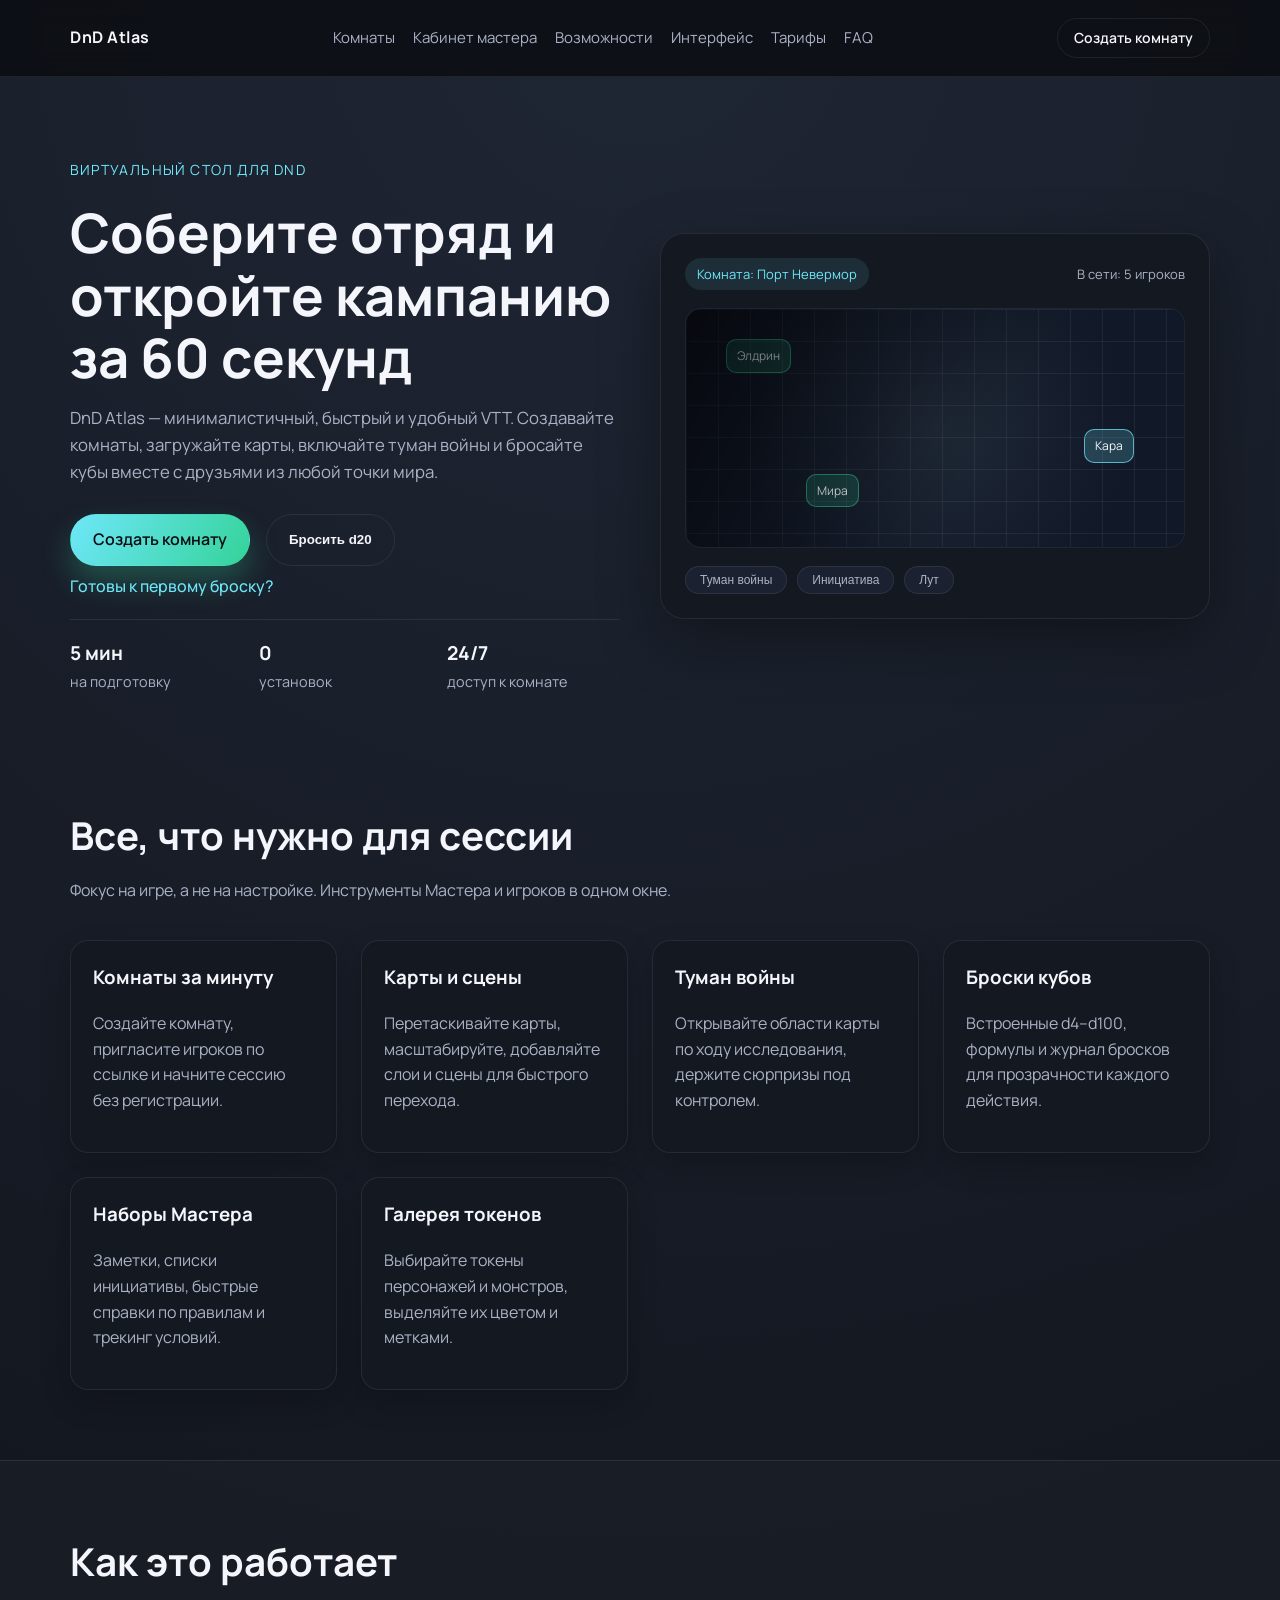
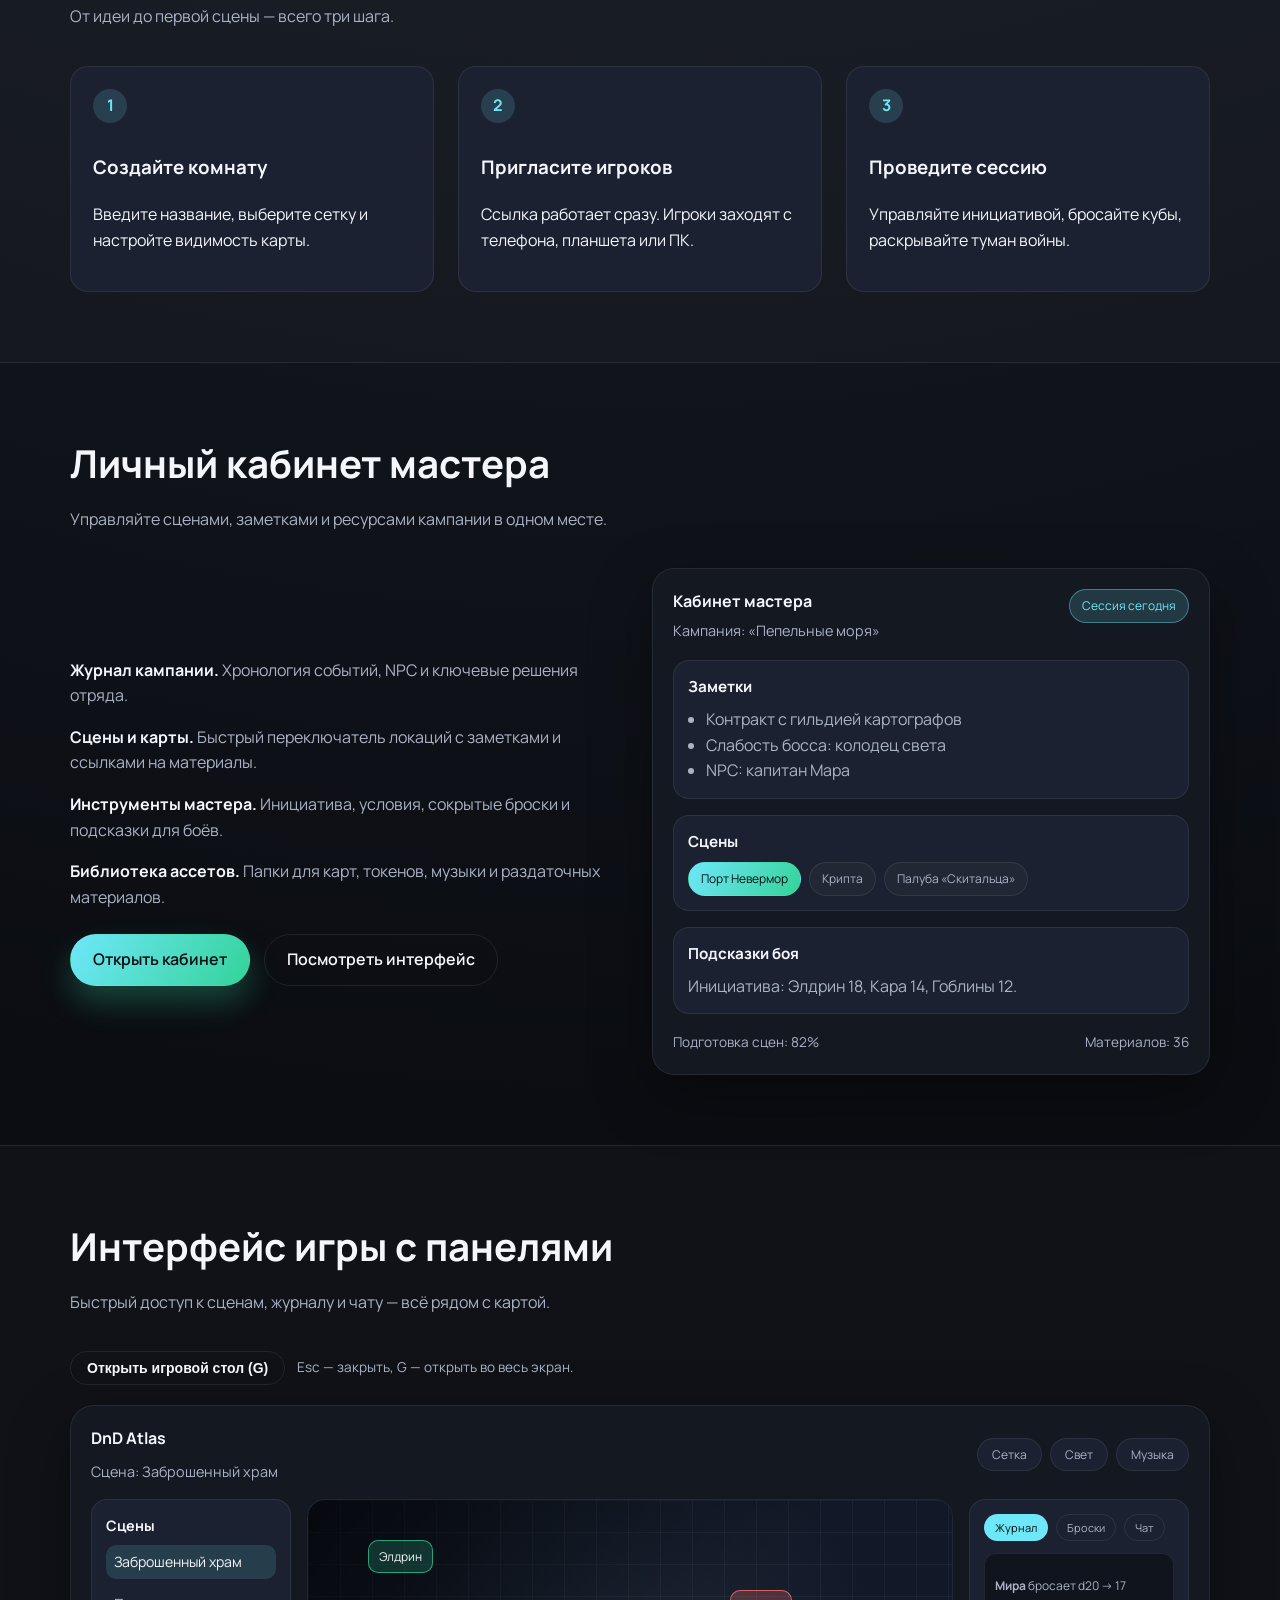
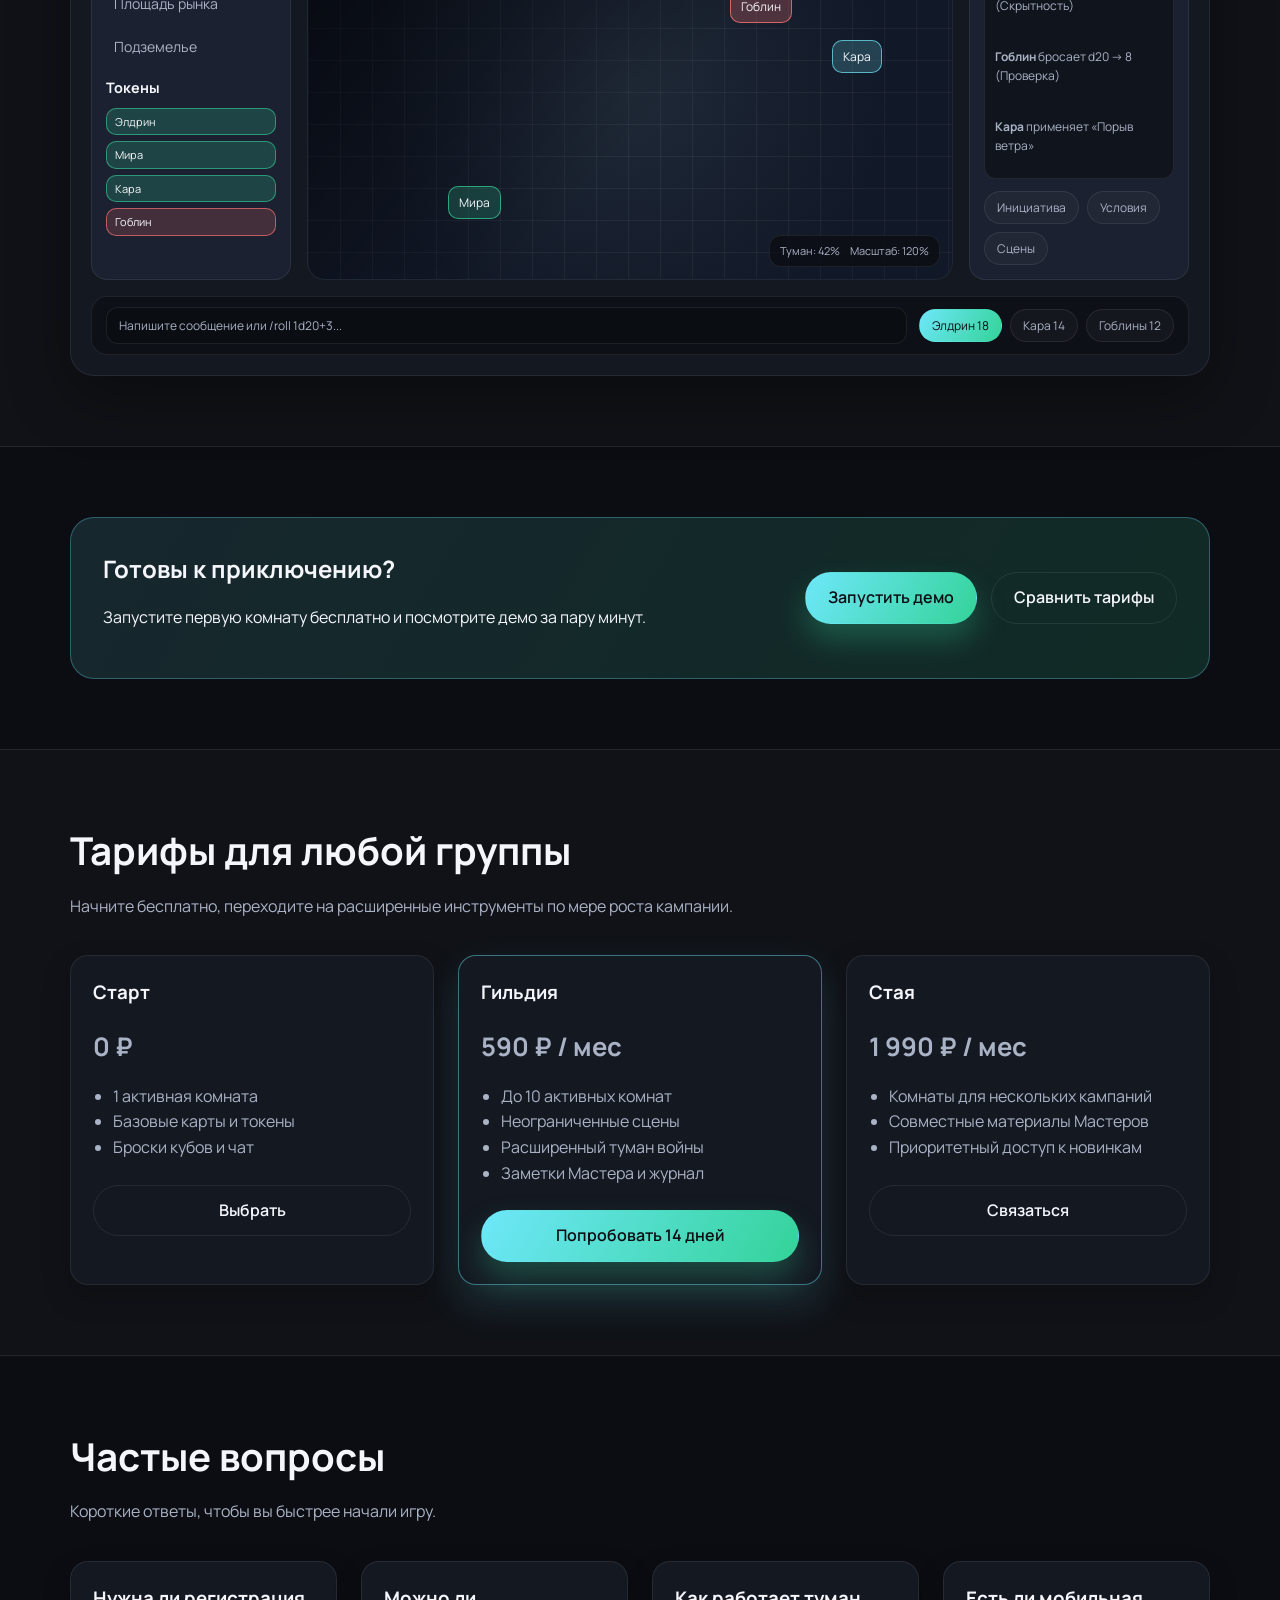
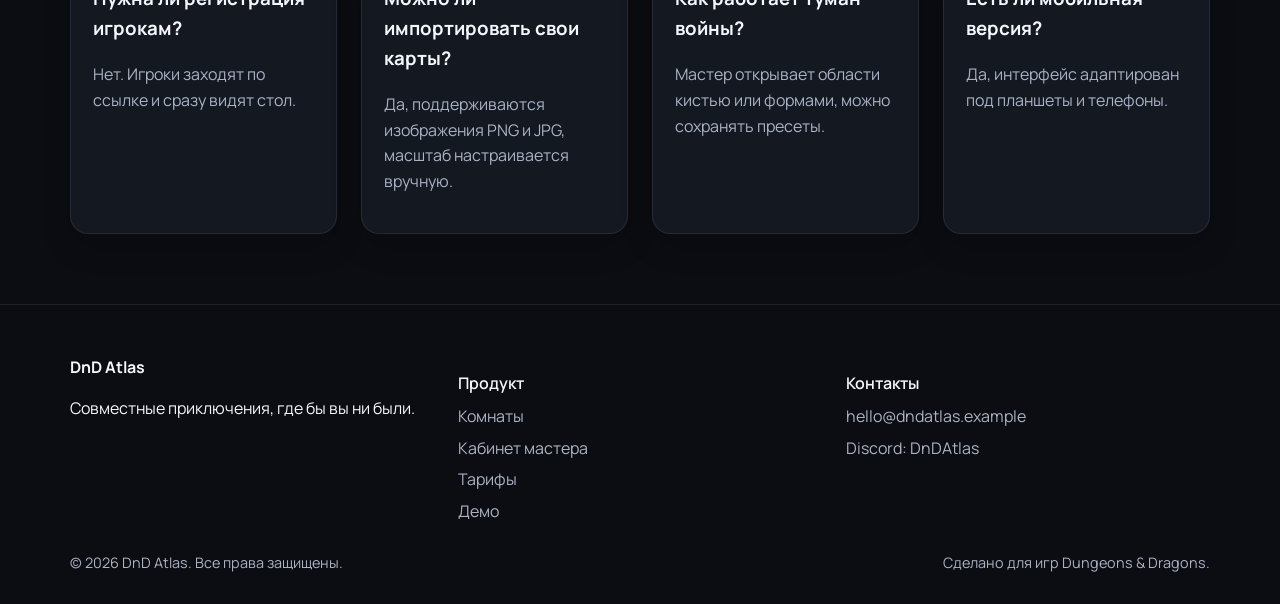
<file: index.html>
<!doctype html>
<html lang="ru">
  <head>
    <meta charset="UTF-8" />
    <meta name="viewport" content="width=device-width, initial-scale=1" />
    <title>DnD Atlas — виртуальный стол для игры</title>
    <meta
      name="description"
      content="DnD Atlas — сайт для совместной игры в Dungeons & Dragons онлайн: комнаты, карты, туман войны и броски кубов."
    />
    <link rel="preconnect" href="https://fonts.googleapis.com" />
    <link rel="preconnect" href="https://fonts.gstatic.com" crossorigin />
    <link
      href="https://fonts.googleapis.com/css2?family=Manrope:wght@300;400;500;600;700&display=swap"
      rel="stylesheet"
    />
    <link rel="stylesheet" href="styles.css" />
  </head>
  <body>
    <header class="site-header">
      <div class="container header-inner">
        <a class="logo" href="#">DnD Atlas</a>
        <nav class="nav">
          <a href="rooms.html">Комнаты</a>
          <a href="master.html">Кабинет мастера</a>
          <a href="#features">Возможности</a>
          <a href="#interface">Интерфейс</a>
          <a href="#pricing">Тарифы</a>
          <a href="#faq">FAQ</a>
        </nav>
        <a class="btn small ghost" href="#start">Создать комнату</a>
      </div>
    </header>

    <main>
      <section class="hero">
        <div class="container hero-grid">
          <div class="hero-content">
            <span class="eyebrow">Виртуальный стол для DnD</span>
            <h1>Соберите отряд и откройте кампанию за 60 секунд</h1>
            <p class="lead">
              DnD Atlas — минималистичный, быстрый и удобный VTT. Создавайте комнаты,
              загружайте карты, включайте туман войны и бросайте кубы вместе с
              друзьями из любой точки мира.
            </p>
            <div class="cta">
              <a class="btn primary" href="#start">Создать комнату</a>
              <button class="btn ghost" id="roll-d20" type="button">Бросить d20</button>
            </div>
            <p class="dice-result" id="dice-result" aria-live="polite">
              Готовы к первому броску?
            </p>
            <div class="stats">
              <div>
                <strong>5 мин</strong>
                <span>на подготовку</span>
              </div>
              <div>
                <strong>0</strong>
                <span>установок</span>
              </div>
              <div>
                <strong>24/7</strong>
                <span>доступ к комнате</span>
              </div>
            </div>
          </div>

          <div class="hero-card" aria-hidden="true">
            <div class="table-ui">
              <div class="table-top">
                <span class="tag">Комната: Порт Невермор</span>
                <span class="status">В сети: 5 игроков</span>
              </div>
              <div class="map-preview">
                <div class="map-grid"></div>
                <div class="token token-a">Элдрин</div>
                <div class="token token-b">Мира</div>
                <div class="token token-c">Кара</div>
                <div class="fog"></div>
              </div>
              <div class="table-actions">
                <button class="pill" type="button">Туман войны</button>
                <button class="pill" type="button">Инициатива</button>
                <button class="pill" type="button">Лут</button>
              </div>
            </div>
          </div>
        </div>
      </section>

      <section id="features" class="section">
        <div class="container">
          <div class="section-head">
            <h2>Все, что нужно для сессии</h2>
            <p>Фокус на игре, а не на настройке. Инструменты Мастера и игроков в одном окне.</p>
          </div>
          <div class="grid features">
            <article class="card">
              <h3>Комнаты за минуту</h3>
              <p>Создайте комнату, пригласите игроков по ссылке и начните сессию без регистрации.</p>
            </article>
            <article class="card">
              <h3>Карты и сцены</h3>
              <p>Перетаскивайте карты, масштабируйте, добавляйте слои и сцены для быстрого перехода.</p>
            </article>
            <article class="card">
              <h3>Туман войны</h3>
              <p>Открывайте области карты по ходу исследования, держите сюрпризы под контролем.</p>
            </article>
            <article class="card">
              <h3>Броски кубов</h3>
              <p>Встроенные d4–d100, формулы и журнал бросков для прозрачности каждого действия.</p>
            </article>
            <article class="card">
              <h3>Наборы Мастера</h3>
              <p>Заметки, списки инициативы, быстрые справки по правилам и трекинг условий.</p>
            </article>
            <article class="card">
              <h3>Галерея токенов</h3>
              <p>Выбирайте токены персонажей и монстров, выделяйте их цветом и метками.</p>
            </article>
          </div>
        </div>
      </section>

      <section id="workflow" class="section alt">
        <div class="container">
          <div class="section-head">
            <h2>Как это работает</h2>
            <p>От идеи до первой сцены — всего три шага.</p>
          </div>
          <div class="grid steps">
            <div class="step">
              <span class="step-index">1</span>
              <h3>Создайте комнату</h3>
              <p>Введите название, выберите сетку и настройте видимость карты.</p>
            </div>
            <div class="step">
              <span class="step-index">2</span>
              <h3>Пригласите игроков</h3>
              <p>Ссылка работает сразу. Игроки заходят с телефона, планшета или ПК.</p>
            </div>
            <div class="step">
              <span class="step-index">3</span>
              <h3>Проведите сессию</h3>
              <p>Управляйте инициативой, бросайте кубы, раскрывайте туман войны.</p>
            </div>
          </div>
        </div>
      </section>

      <section id="master" class="section">
        <div class="container">
          <div class="section-head">
            <h2>Личный кабинет мастера</h2>
            <p>Управляйте сценами, заметками и ресурсами кампании в одном месте.</p>
          </div>
          <div class="master-grid">
            <div class="master-content">
              <ul class="master-list">
                <li>
                  <strong>Журнал кампании.</strong>
                  Хронология событий, NPC и ключевые решения отряда.
                </li>
                <li>
                  <strong>Сцены и карты.</strong>
                  Быстрый переключатель локаций с заметками и ссылками на материалы.
                </li>
                <li>
                  <strong>Инструменты мастера.</strong>
                  Инициатива, условия, сокрытые броски и подсказки для боёв.
                </li>
                <li>
                  <strong>Библиотека ассетов.</strong>
                  Папки для карт, токенов, музыки и раздаточных материалов.
                </li>
              </ul>
              <div class="cta-group">
                <a class="btn primary" href="master.html">Открыть кабинет</a>
                <a class="btn ghost" href="#interface">Посмотреть интерфейс</a>
              </div>
            </div>
            <div class="master-panel" aria-hidden="true">
              <div class="master-panel-header">
                <div>
                  <span class="panel-title">Кабинет мастера</span>
                  <p class="panel-subtitle">Кампания: «Пепельные моря»</p>
                </div>
                <span class="panel-badge">Сессия сегодня</span>
              </div>
              <div class="master-panel-body">
                <div class="master-widget">
                  <h4>Заметки</h4>
                  <ul>
                    <li>Контракт с гильдией картографов</li>
                    <li>Слабость босса: колодец света</li>
                    <li>NPC: капитан Мара</li>
                  </ul>
                </div>
                <div class="master-widget">
                  <h4>Сцены</h4>
                  <div class="chip-row">
                    <span class="chip active">Порт Невермор</span>
                    <span class="chip">Крипта</span>
                    <span class="chip">Палуба «Скитальца»</span>
                  </div>
                </div>
                <div class="master-widget">
                  <h4>Подсказки боя</h4>
                  <p>Инициатива: Элдрин 18, Кара 14, Гоблины 12.</p>
                </div>
              </div>
              <div class="master-panel-footer">
                <span>Подготовка сцен: 82%</span>
                <span>Материалов: 36</span>
              </div>
            </div>
          </div>
        </div>
      </section>

      <section id="interface" class="section alt">
        <div class="container">
          <div class="section-head">
            <h2>Интерфейс игры с панелями</h2>
            <p>Быстрый доступ к сценам, журналу и чату — всё рядом с картой.</p>
          </div>
          <div class="section-actions">
            <button class="btn ghost small" type="button" data-open-table>
              Открыть игровой стол (G)
            </button>
            <span class="hint">Esc — закрыть, G — открыть во весь экран.</span>
          </div>
          <div class="interface-mock" aria-hidden="true">
            <div class="interface-top">
              <div class="interface-brand">
                <span class="panel-title">DnD Atlas</span>
                <span class="panel-subtitle">Сцена: Заброшенный храм</span>
              </div>
              <div class="interface-actions">
                <span class="pill">Сетка</span>
                <span class="pill">Свет</span>
                <span class="pill">Музыка</span>
              </div>
            </div>
            <div class="interface-body">
              <aside class="side-panel">
                <div class="panel-section">
                  <h4>Сцены</h4>
                  <ul class="panel-list">
                    <li class="active">Заброшенный храм</li>
                    <li>Площадь рынка</li>
                    <li>Подземелье</li>
                  </ul>
                </div>
                <div class="panel-section">
                  <h4>Токены</h4>
                  <div class="token-stack">
                    <span class="token-mini">Элдрин</span>
                    <span class="token-mini">Мира</span>
                    <span class="token-mini">Кара</span>
                    <span class="token-mini enemy">Гоблин</span>
                  </div>
                </div>
              </aside>
              <div class="interface-map">
                <div class="map-grid"></div>
                <div class="map-token map-token-a">Элдрин</div>
                <div class="map-token map-token-b">Мира</div>
                <div class="map-token map-token-c">Кара</div>
                <div class="map-token map-token-d enemy">Гоблин</div>
                <div class="map-highlight"></div>
                <div class="map-legend">
                  <span>Туман: 42%</span>
                  <span>Масштаб: 120%</span>
                </div>
              </div>
              <aside class="side-panel right">
                <div class="tab-row">
                  <span class="tab active">Журнал</span>
                  <span class="tab">Броски</span>
                  <span class="tab">Чат</span>
                </div>
                <div class="log">
                  <p><strong>Мира</strong> бросает d20 → 17 (Скрытность)</p>
                  <p><strong>Гоблин</strong> бросает d20 → 8 (Проверка)</p>
                  <p><strong>Кара</strong> применяет «Порыв ветра»</p>
                </div>
                <div class="quick-actions">
                  <span class="chip">Инициатива</span>
                  <span class="chip">Условия</span>
                  <span class="chip">Сцены</span>
                </div>
              </aside>
            </div>
            <div class="interface-bottom">
              <div class="chat-input">Напишите сообщение или /roll 1d20+3...</div>
              <div class="initiative-track">
                <span class="chip active">Элдрин 18</span>
                <span class="chip">Кара 14</span>
                <span class="chip">Гоблины 12</span>
              </div>
            </div>
          </div>
        </div>
      </section>

      <section id="start" class="section">
        <div class="container">
          <div class="cta-banner">
            <div>
              <h2>Готовы к приключению?</h2>
              <p>Запустите первую комнату бесплатно и посмотрите демо за пару минут.</p>
            </div>
            <div class="cta-group">
              <a class="btn primary" href="#">Запустить демо</a>
              <a class="btn ghost" href="#pricing">Сравнить тарифы</a>
            </div>
          </div>
        </div>
      </section>

      <section id="pricing" class="section alt">
        <div class="container">
          <div class="section-head">
            <h2>Тарифы для любой группы</h2>
            <p>Начните бесплатно, переходите на расширенные инструменты по мере роста кампании.</p>
          </div>
          <div class="grid pricing">
            <article class="card">
              <h3>Старт</h3>
              <p class="price">0 ₽</p>
              <ul>
                <li>1 активная комната</li>
                <li>Базовые карты и токены</li>
                <li>Броски кубов и чат</li>
              </ul>
              <a class="btn ghost full" href="#">Выбрать</a>
            </article>
            <article class="card highlight">
              <h3>Гильдия</h3>
              <p class="price">590 ₽ / мес</p>
              <ul>
                <li>До 10 активных комнат</li>
                <li>Неограниченные сцены</li>
                <li>Расширенный туман войны</li>
                <li>Заметки Мастера и журнал</li>
              </ul>
              <a class="btn primary full" href="#">Попробовать 14 дней</a>
            </article>
            <article class="card">
              <h3>Стая</h3>
              <p class="price">1 990 ₽ / мес</p>
              <ul>
                <li>Комнаты для нескольких кампаний</li>
                <li>Совместные материалы Мастеров</li>
                <li>Приоритетный доступ к новинкам</li>
              </ul>
              <a class="btn ghost full" href="#">Связаться</a>
            </article>
          </div>
        </div>
      </section>

      <section id="faq" class="section">
        <div class="container">
          <div class="section-head">
            <h2>Частые вопросы</h2>
            <p>Короткие ответы, чтобы вы быстрее начали игру.</p>
          </div>
          <div class="grid faq">
            <article class="card">
              <h3>Нужна ли регистрация игрокам?</h3>
              <p>Нет. Игроки заходят по ссылке и сразу видят стол.</p>
            </article>
            <article class="card">
              <h3>Можно ли импортировать свои карты?</h3>
              <p>Да, поддерживаются изображения PNG и JPG, масштаб настраивается вручную.</p>
            </article>
            <article class="card">
              <h3>Как работает туман войны?</h3>
              <p>Мастер открывает области кистью или формами, можно сохранять пресеты.</p>
            </article>
            <article class="card">
              <h3>Есть ли мобильная версия?</h3>
              <p>Да, интерфейс адаптирован под планшеты и телефоны.</p>
            </article>
          </div>
        </div>
      </section>
    </main>

    <footer class="site-footer">
      <div class="container footer-grid">
        <div>
          <strong>DnD Atlas</strong>
          <p>Совместные приключения, где бы вы ни были.</p>
        </div>
        <div>
          <p class="footer-title">Продукт</p>
          <ul>
            <li><a href="rooms.html">Комнаты</a></li>
            <li><a href="master.html">Кабинет мастера</a></li>
            <li><a href="#pricing">Тарифы</a></li>
            <li><a href="#start">Демо</a></li>
          </ul>
        </div>
        <div>
          <p class="footer-title">Контакты</p>
          <ul>
            <li>hello@dndatlas.example</li>
            <li>Discord: DnDAtlas</li>
          </ul>
        </div>
      </div>
      <div class="container footer-bottom">
        <span>© 2026 DnD Atlas. Все права защищены.</span>
        <span>Сделано для игр Dungeons & Dragons.</span>
      </div>
    </footer>

    <div class="table-overlay" id="table-overlay" aria-hidden="true">
      <div class="table-overlay-content" role="dialog" aria-modal="true" aria-label="Игровой стол">
        <div class="table-overlay-header">
          <div>
            <span class="panel-title">Игровой стол</span>
            <p class="panel-subtitle">Горячая клавиша: G · Закрыть: Esc</p>
          </div>
          <button class="btn ghost small" type="button" data-close-table>Закрыть</button>
        </div>
        <div class="table-overlay-body">
          <div class="interface-mock">
            <div class="interface-top">
              <div class="interface-brand">
                <span class="panel-title">DnD Atlas</span>
                <span class="panel-subtitle">Сцена: Заброшенный храм</span>
              </div>
              <div class="interface-actions">
                <span class="pill">Сетка</span>
                <span class="pill">Свет</span>
                <span class="pill">Музыка</span>
              </div>
            </div>
            <div class="interface-body">
              <aside class="side-panel">
                <div class="panel-section">
                  <h4>Сцены</h4>
                  <ul class="panel-list">
                    <li class="active">Заброшенный храм</li>
                    <li>Площадь рынка</li>
                    <li>Подземелье</li>
                  </ul>
                </div>
                <div class="panel-section">
                  <h4>Токены</h4>
                  <div class="token-stack">
                    <span class="token-mini">Элдрин</span>
                    <span class="token-mini">Мира</span>
                    <span class="token-mini">Кара</span>
                    <span class="token-mini enemy">Гоблин</span>
                  </div>
                </div>
              </aside>
              <div class="interface-map">
                <div class="map-grid"></div>
                <div class="map-token map-token-a">Элдрин</div>
                <div class="map-token map-token-b">Мира</div>
                <div class="map-token map-token-c">Кара</div>
                <div class="map-token map-token-d enemy">Гоблин</div>
                <div class="map-highlight"></div>
                <div class="map-legend">
                  <span>Туман: 42%</span>
                  <span>Масштаб: 120%</span>
                </div>
              </div>
              <aside class="side-panel right">
                <div class="tab-row">
                  <span class="tab active">Журнал</span>
                  <span class="tab">Броски</span>
                  <span class="tab">Чат</span>
                </div>
                <div class="log">
                  <p><strong>Мира</strong> бросает d20 → 17 (Скрытность)</p>
                  <p><strong>Гоблин</strong> бросает d20 → 8 (Проверка)</p>
                  <p><strong>Кара</strong> применяет «Порыв ветра»</p>
                </div>
                <div class="quick-actions">
                  <span class="chip">Инициатива</span>
                  <span class="chip">Условия</span>
                  <span class="chip">Сцены</span>
                </div>
              </aside>
            </div>
            <div class="interface-bottom">
              <div class="chat-input">Напишите сообщение или /roll 1d20+3...</div>
              <div class="initiative-track">
                <span class="chip active">Элдрин 18</span>
                <span class="chip">Кара 14</span>
                <span class="chip">Гоблины 12</span>
              </div>
            </div>
          </div>
        </div>
      </div>
    </div>

    <script src="script.js"></script>
  </body>
</html>
</file>
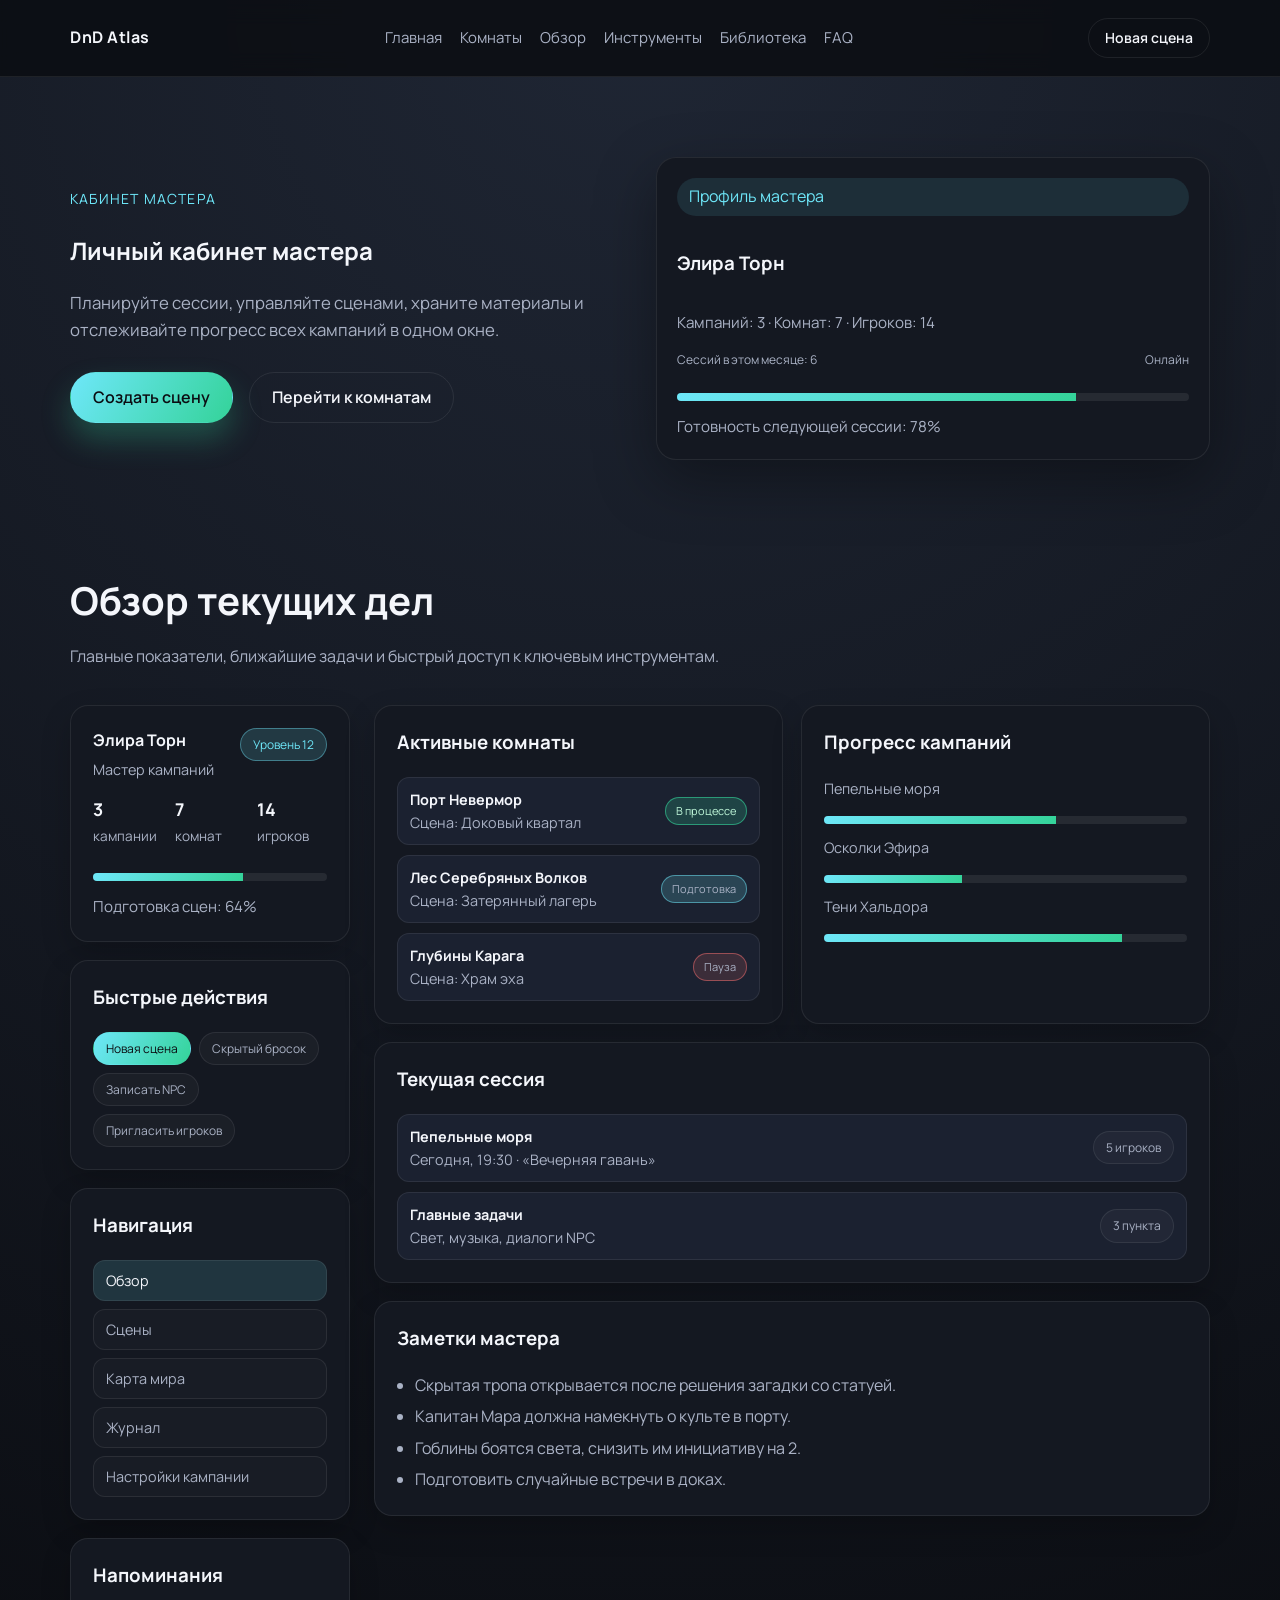
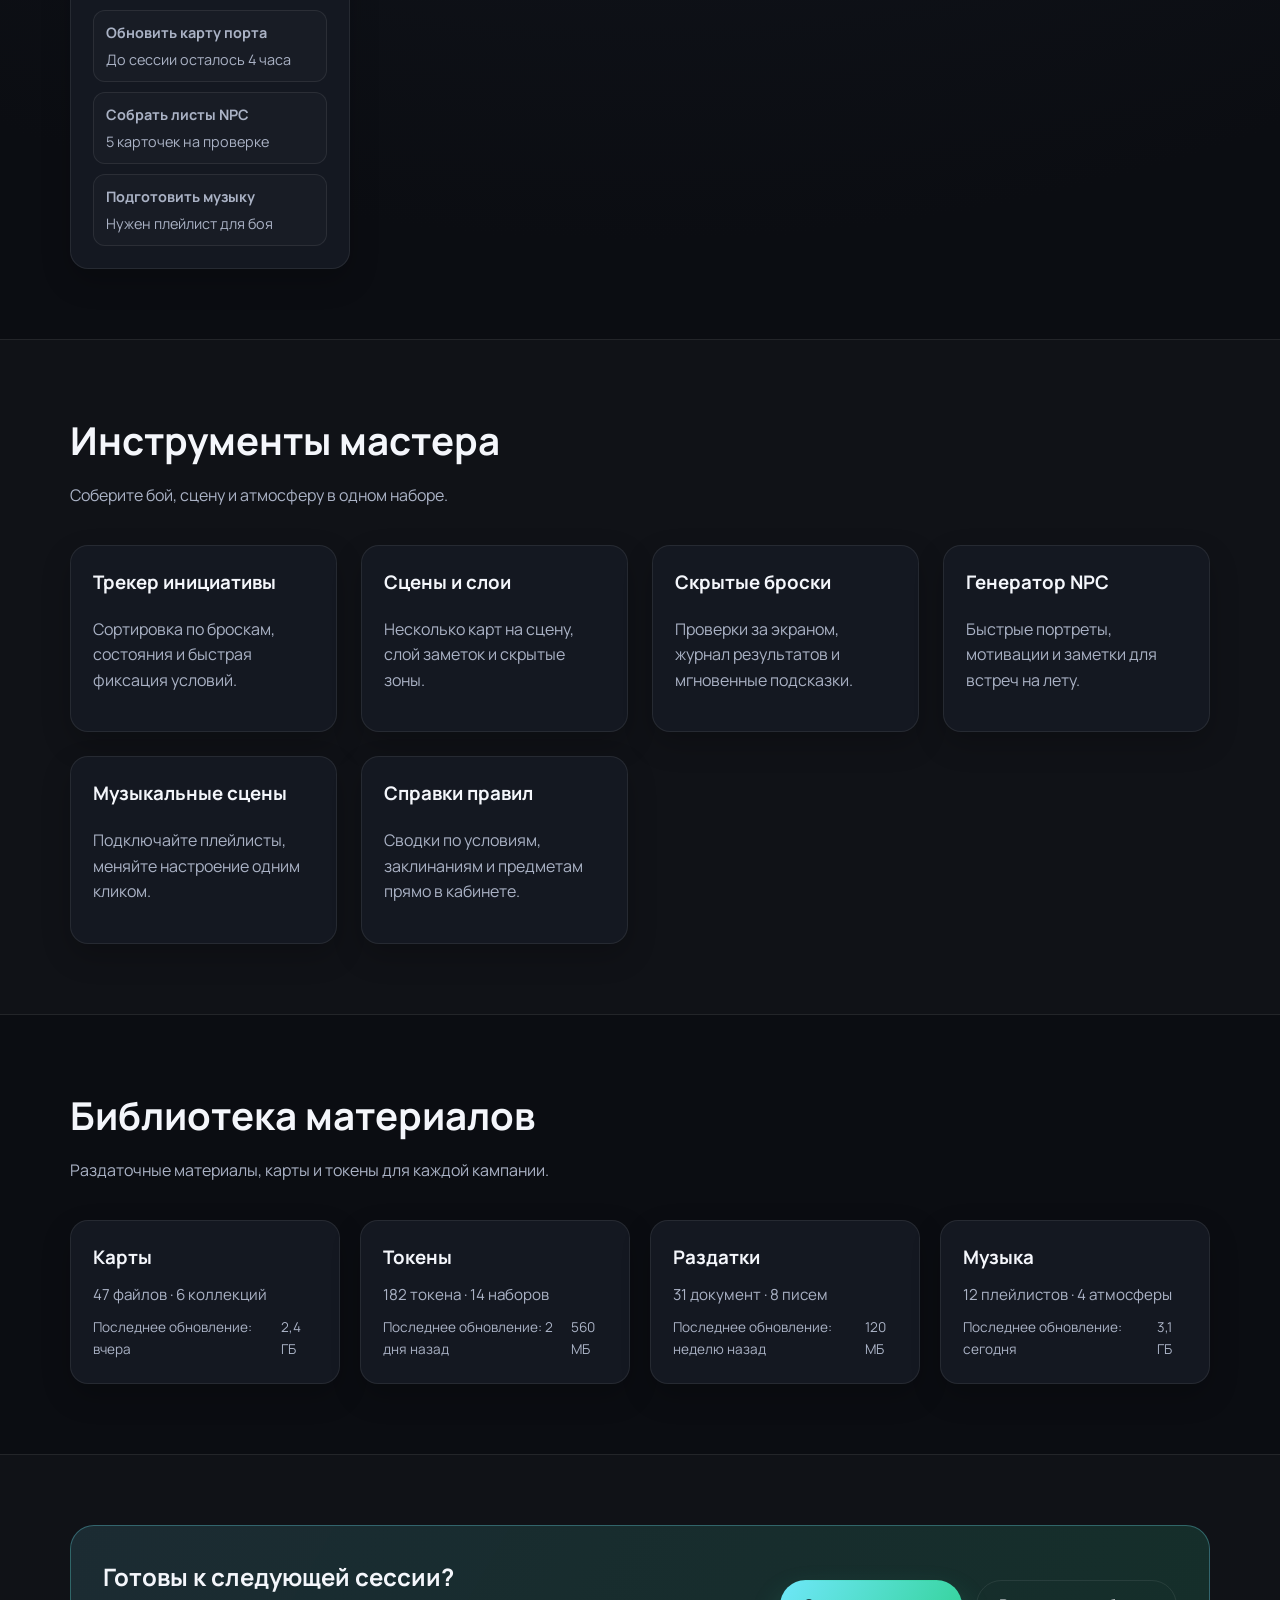
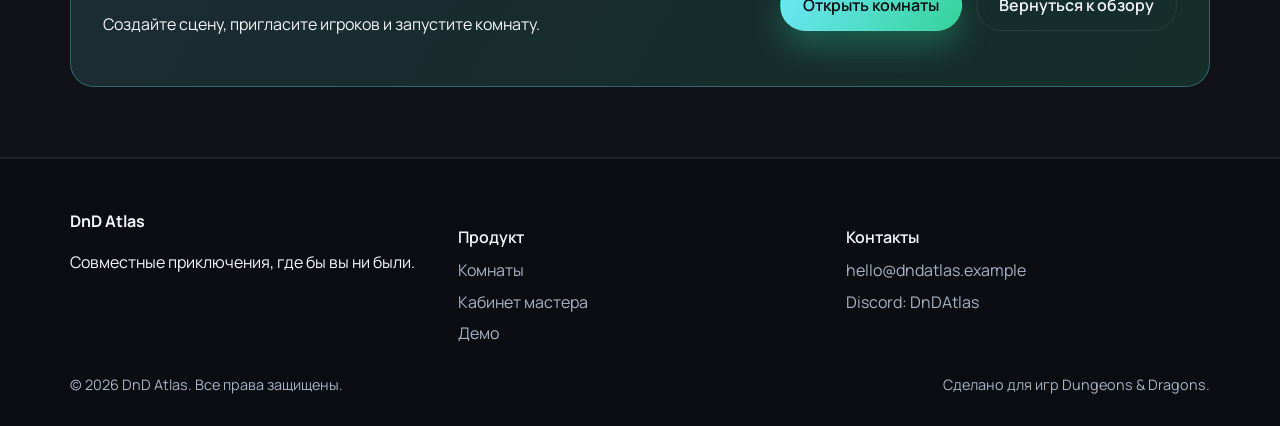
<file: master.html>
<!doctype html>
<html lang="ru">
  <head>
    <meta charset="UTF-8" />
    <meta name="viewport" content="width=device-width, initial-scale=1" />
    <title>Личный кабинет мастера — DnD Atlas</title>
    <meta
      name="description"
      content="Личный кабинет мастера DnD Atlas: управление кампаниями, сценами, материалами и сессиями."
    />
    <link rel="preconnect" href="https://fonts.googleapis.com" />
    <link rel="preconnect" href="https://fonts.gstatic.com" crossorigin />
    <link
      href="https://fonts.googleapis.com/css2?family=Manrope:wght@300;400;500;600;700&display=swap"
      rel="stylesheet"
    />
    <link rel="stylesheet" href="styles.css" />
  </head>
  <body>
    <header class="site-header">
      <div class="container header-inner">
        <a class="logo" href="index.html">DnD Atlas</a>
        <nav class="nav">
          <a href="index.html">Главная</a>
          <a href="rooms.html">Комнаты</a>
          <a href="#overview">Обзор</a>
          <a href="#tools">Инструменты</a>
          <a href="#library">Библиотека</a>
          <a href="index.html#faq">FAQ</a>
        </nav>
        <a class="btn small ghost" href="#tools">Новая сцена</a>
      </div>
    </header>

    <main>
      <section class="page-hero">
        <div class="container page-hero-grid">
          <div>
            <span class="eyebrow">Кабинет мастера</span>
            <h1>Личный кабинет мастера</h1>
            <p class="lead">
              Планируйте сессии, управляйте сценами, храните материалы и
              отслеживайте прогресс всех кампаний в одном окне.
            </p>
            <div class="cta">
              <a class="btn primary" href="#tools">Создать сцену</a>
              <a class="btn ghost" href="rooms.html">Перейти к комнатам</a>
            </div>
          </div>
          <div class="summary-card">
            <span class="tag">Профиль мастера</span>
            <h3>Элира Торн</h3>
            <p class="room-details">Кампаний: 3 · Комнат: 7 · Игроков: 14</p>
            <div class="room-meta">
              <span>Сессий в этом месяце: 6</span>
              <span>Онлайн</span>
            </div>
            <div class="progress">
              <span style="width: 78%"></span>
            </div>
            <p class="room-details">Готовность следующей сессии: 78%</p>
          </div>
        </div>
      </section>

      <section id="overview" class="section">
        <div class="container">
          <div class="section-head">
            <h2>Обзор текущих дел</h2>
            <p>Главные показатели, ближайшие задачи и быстрый доступ к ключевым инструментам.</p>
          </div>
          <div class="dashboard-grid">
            <aside class="dashboard-sidebar">
              <div class="card profile-card">
                <div class="profile-header">
                  <div>
                    <span class="panel-title">Элира Торн</span>
                    <p class="panel-subtitle">Мастер кампаний</p>
                  </div>
                  <span class="panel-badge">Уровень 12</span>
                </div>
                <div class="profile-stats">
                  <div>
                    <strong>3</strong>
                    <span>кампании</span>
                  </div>
                  <div>
                    <strong>7</strong>
                    <span>комнат</span>
                  </div>
                  <div>
                    <strong>14</strong>
                    <span>игроков</span>
                  </div>
                </div>
                <div class="progress">
                  <span style="width: 64%"></span>
                </div>
                <p class="room-details">Подготовка сцен: 64%</p>
              </div>
              <div class="card">
                <h3>Быстрые действия</h3>
                <div class="chip-row">
                  <span class="chip active">Новая сцена</span>
                  <span class="chip">Скрытый бросок</span>
                  <span class="chip">Записать NPC</span>
                  <span class="chip">Пригласить игроков</span>
                </div>
              </div>
              <div class="card">
                <h3>Навигация</h3>
                <ul class="menu-list">
                  <li class="active">Обзор</li>
                  <li>Сцены</li>
                  <li>Карта мира</li>
                  <li>Журнал</li>
                  <li>Настройки кампании</li>
                </ul>
              </div>
              <div class="card">
                <h3>Напоминания</h3>
                <ul class="activity-list">
                  <li>
                    <strong>Обновить карту порта</strong>
                    <span>До сессии осталось 4 часа</span>
                  </li>
                  <li>
                    <strong>Собрать листы NPC</strong>
                    <span>5 карточек на проверке</span>
                  </li>
                  <li>
                    <strong>Подготовить музыку</strong>
                    <span>Нужен плейлист для боя</span>
                  </li>
                </ul>
              </div>
            </aside>
            <div class="dashboard-main">
              <div class="widget-grid">
                <article class="card">
                  <h3>Активные комнаты</h3>
                  <div class="mini-list">
                    <div class="mini-item">
                      <div>
                        <strong>Порт Невермор</strong>
                        <div>Сцена: Доковый квартал</div>
                      </div>
                      <span class="room-status live">В процессе</span>
                    </div>
                    <div class="mini-item">
                      <div>
                        <strong>Лес Серебряных Волков</strong>
                        <div>Сцена: Затерянный лагерь</div>
                      </div>
                      <span class="room-status prep">Подготовка</span>
                    </div>
                    <div class="mini-item">
                      <div>
                        <strong>Глубины Карага</strong>
                        <div>Сцена: Храм эха</div>
                      </div>
                      <span class="room-status pause">Пауза</span>
                    </div>
                  </div>
                </article>
                <article class="card">
                  <h3>Прогресс кампаний</h3>
                  <div class="progress-group">
                    <div class="progress-row">
                      <span>Пепельные моря</span>
                      <div class="progress">
                        <span style="width: 64%"></span>
                      </div>
                    </div>
                    <div class="progress-row">
                      <span>Осколки Эфира</span>
                      <div class="progress">
                        <span style="width: 38%"></span>
                      </div>
                    </div>
                    <div class="progress-row">
                      <span>Тени Хальдора</span>
                      <div class="progress">
                        <span style="width: 82%"></span>
                      </div>
                    </div>
                  </div>
                </article>
              </div>
              <article class="card">
                <h3>Текущая сессия</h3>
                <div class="mini-list">
                  <div class="mini-item">
                    <div>
                      <strong>Пепельные моря</strong>
                      <div>Сегодня, 19:30 · «Вечерняя гавань»</div>
                    </div>
                    <span class="chip">5 игроков</span>
                  </div>
                  <div class="mini-item">
                    <div>
                      <strong>Главные задачи</strong>
                      <div>Свет, музыка, диалоги NPC</div>
                    </div>
                    <span class="chip">3 пункта</span>
                  </div>
                </div>
              </article>
              <article class="card">
                <h3>Заметки мастера</h3>
                <ul class="note-list">
                  <li>Скрытая тропа открывается после решения загадки со статуей.</li>
                  <li>Капитан Мара должна намекнуть о культе в порту.</li>
                  <li>Гоблины боятся света, снизить им инициативу на 2.</li>
                  <li>Подготовить случайные встречи в доках.</li>
                </ul>
              </article>
            </div>
          </div>
        </div>
      </section>

      <section id="tools" class="section alt">
        <div class="container">
          <div class="section-head">
            <h2>Инструменты мастера</h2>
            <p>Соберите бой, сцену и атмосферу в одном наборе.</p>
          </div>
          <div class="grid features">
            <article class="card">
              <h3>Трекер инициативы</h3>
              <p>Сортировка по броскам, состояния и быстрая фиксация условий.</p>
            </article>
            <article class="card">
              <h3>Сцены и слои</h3>
              <p>Несколько карт на сцену, слой заметок и скрытые зоны.</p>
            </article>
            <article class="card">
              <h3>Скрытые броски</h3>
              <p>Проверки за экраном, журнал результатов и мгновенные подсказки.</p>
            </article>
            <article class="card">
              <h3>Генератор NPC</h3>
              <p>Быстрые портреты, мотивации и заметки для встреч на лету.</p>
            </article>
            <article class="card">
              <h3>Музыкальные сцены</h3>
              <p>Подключайте плейлисты, меняйте настроение одним кликом.</p>
            </article>
            <article class="card">
              <h3>Справки правил</h3>
              <p>Сводки по условиям, заклинаниям и предметам прямо в кабинете.</p>
            </article>
          </div>
        </div>
      </section>

      <section id="library" class="section">
        <div class="container">
          <div class="section-head">
            <h2>Библиотека материалов</h2>
            <p>Раздаточные материалы, карты и токены для каждой кампании.</p>
          </div>
          <div class="library-grid">
            <article class="card resource-item">
              <h3>Карты</h3>
              <p class="room-details">47 файлов · 6 коллекций</p>
              <div class="resource-meta">
                <span>Последнее обновление: вчера</span>
                <span>2,4 ГБ</span>
              </div>
            </article>
            <article class="card resource-item">
              <h3>Токены</h3>
              <p class="room-details">182 токена · 14 наборов</p>
              <div class="resource-meta">
                <span>Последнее обновление: 2 дня назад</span>
                <span>560 МБ</span>
              </div>
            </article>
            <article class="card resource-item">
              <h3>Раздатки</h3>
              <p class="room-details">31 документ · 8 писем</p>
              <div class="resource-meta">
                <span>Последнее обновление: неделю назад</span>
                <span>120 МБ</span>
              </div>
            </article>
            <article class="card resource-item">
              <h3>Музыка</h3>
              <p class="room-details">12 плейлистов · 4 атмосферы</p>
              <div class="resource-meta">
                <span>Последнее обновление: сегодня</span>
                <span>3,1 ГБ</span>
              </div>
            </article>
          </div>
        </div>
      </section>

      <section class="section alt">
        <div class="container">
          <div class="cta-banner">
            <div>
              <h2>Готовы к следующей сессии?</h2>
              <p>Создайте сцену, пригласите игроков и запустите комнату.</p>
            </div>
            <div class="cta-group">
              <a class="btn primary" href="rooms.html">Открыть комнаты</a>
              <a class="btn ghost" href="#overview">Вернуться к обзору</a>
            </div>
          </div>
        </div>
      </section>
    </main>

    <footer class="site-footer">
      <div class="container footer-grid">
        <div>
          <strong>DnD Atlas</strong>
          <p>Совместные приключения, где бы вы ни были.</p>
        </div>
        <div>
          <p class="footer-title">Продукт</p>
          <ul>
            <li><a href="rooms.html">Комнаты</a></li>
            <li><a href="#overview">Кабинет мастера</a></li>
            <li><a href="index.html#start">Демо</a></li>
          </ul>
        </div>
        <div>
          <p class="footer-title">Контакты</p>
          <ul>
            <li>hello@dndatlas.example</li>
            <li>Discord: DnDAtlas</li>
          </ul>
        </div>
      </div>
      <div class="container footer-bottom">
        <span>© 2026 DnD Atlas. Все права защищены.</span>
        <span>Сделано для игр Dungeons & Dragons.</span>
      </div>
    </footer>

    <script src="script.js"></script>
  </body>
</html>
</file>
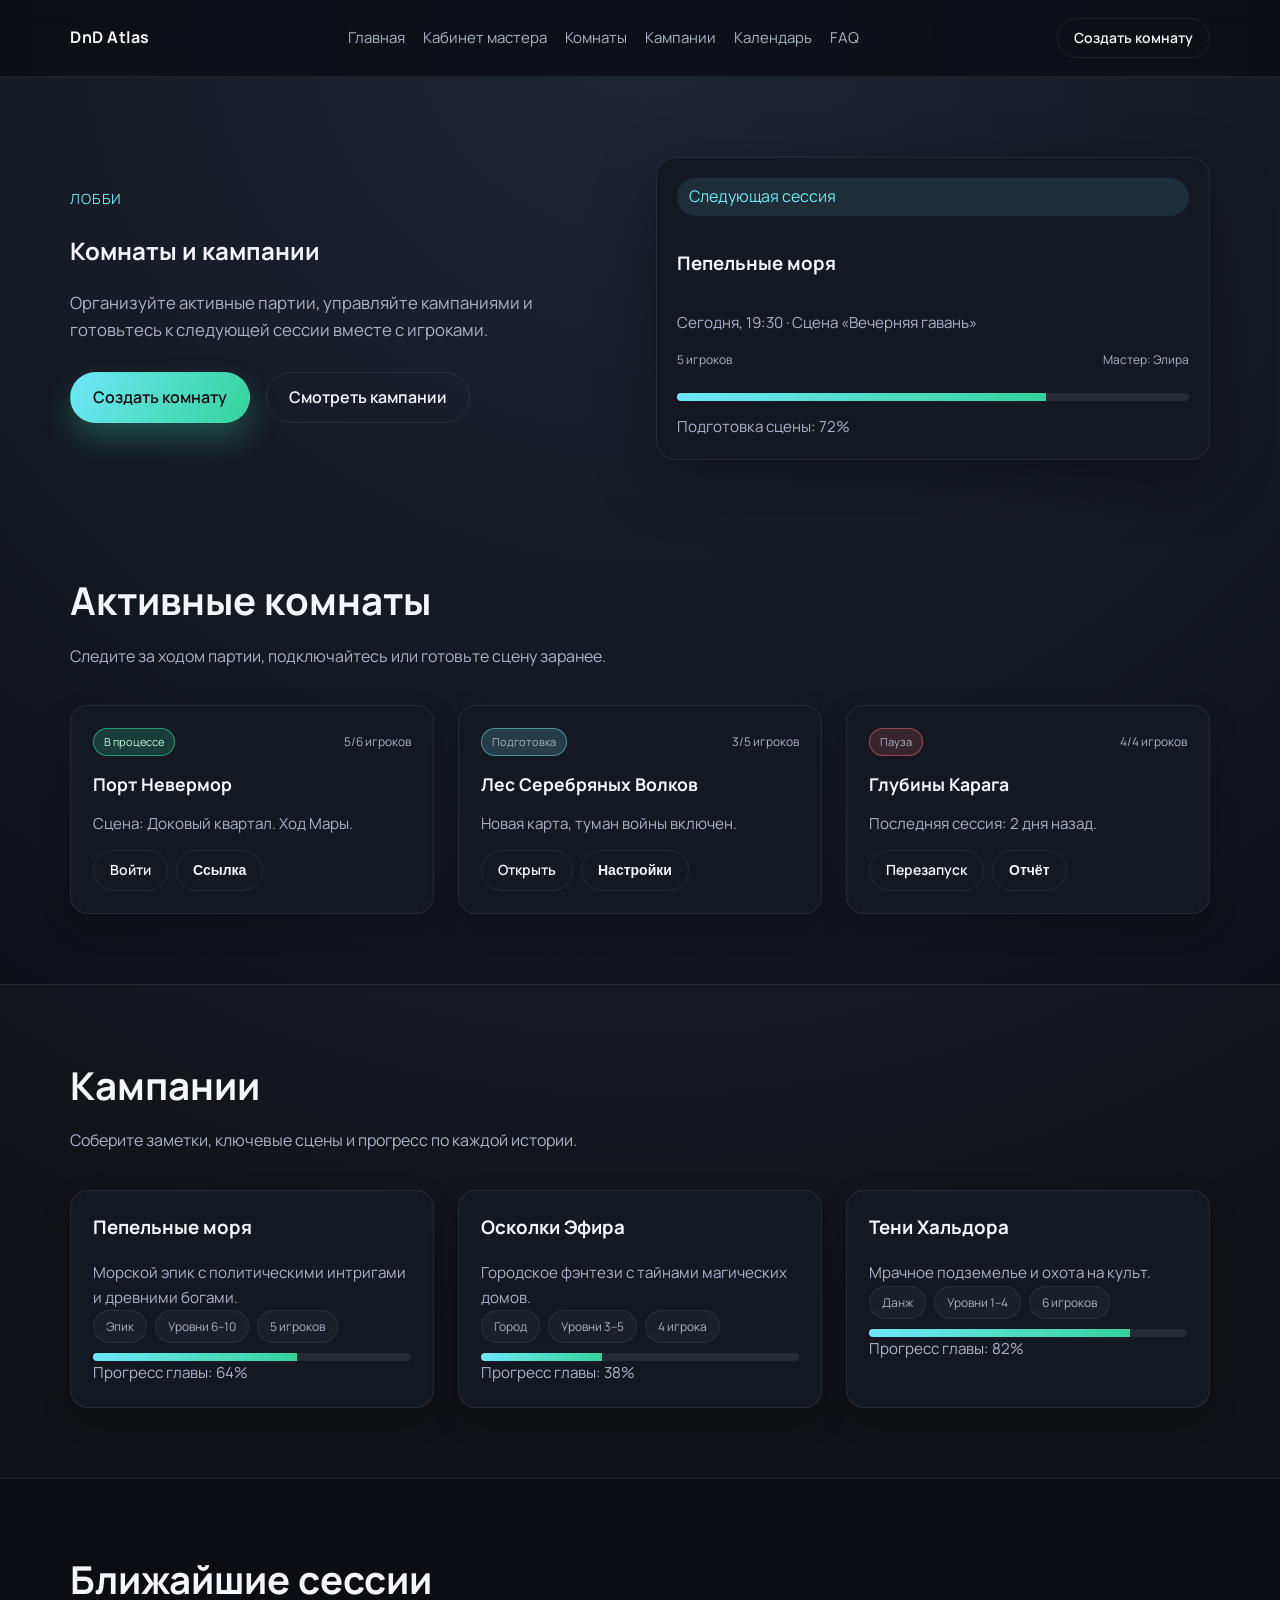
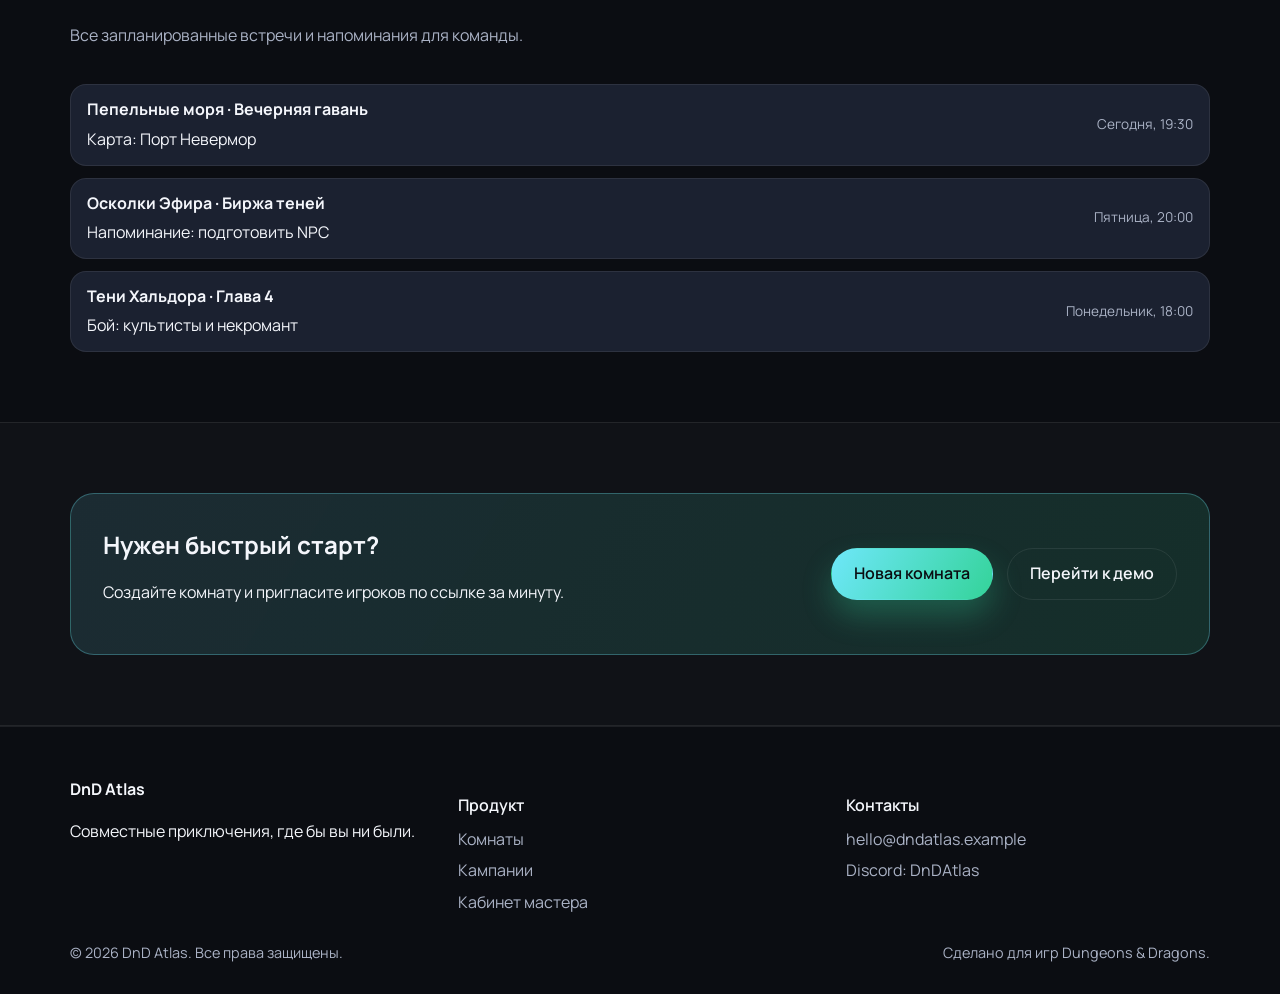
<file: rooms.html>
<!doctype html>
<html lang="ru">
  <head>
    <meta charset="UTF-8" />
    <meta name="viewport" content="width=device-width, initial-scale=1" />
    <title>Комнаты и кампании — DnD Atlas</title>
    <meta
      name="description"
      content="Список комнат и кампаний DnD Atlas: активные партии, расписание и подготовка сцен."
    />
    <link rel="preconnect" href="https://fonts.googleapis.com" />
    <link rel="preconnect" href="https://fonts.gstatic.com" crossorigin />
    <link
      href="https://fonts.googleapis.com/css2?family=Manrope:wght@300;400;500;600;700&display=swap"
      rel="stylesheet"
    />
    <link rel="stylesheet" href="styles.css" />
  </head>
  <body>
    <header class="site-header">
      <div class="container header-inner">
        <a class="logo" href="index.html">DnD Atlas</a>
        <nav class="nav">
          <a href="index.html">Главная</a>
          <a href="master.html">Кабинет мастера</a>
          <a href="#rooms">Комнаты</a>
          <a href="#campaigns">Кампании</a>
          <a href="#schedule">Календарь</a>
          <a href="index.html#faq">FAQ</a>
        </nav>
        <a class="btn small ghost" href="#rooms">Создать комнату</a>
      </div>
    </header>

    <main>
      <section class="page-hero">
        <div class="container page-hero-grid">
          <div>
            <span class="eyebrow">Лобби</span>
            <h1>Комнаты и кампании</h1>
            <p class="lead">
              Организуйте активные партии, управляйте кампаниями и готовьтесь к
              следующей сессии вместе с игроками.
            </p>
            <div class="cta">
              <a class="btn primary" href="#">Создать комнату</a>
              <a class="btn ghost" href="#campaigns">Смотреть кампании</a>
            </div>
          </div>
          <div class="summary-card">
            <span class="tag">Следующая сессия</span>
            <h3>Пепельные моря</h3>
            <p class="room-details">Сегодня, 19:30 · Сцена «Вечерняя гавань»</p>
            <div class="room-meta">
              <span>5 игроков</span>
              <span>Мастер: Элира</span>
            </div>
            <div class="progress">
              <span style="width: 72%"></span>
            </div>
            <p class="room-details">Подготовка сцены: 72%</p>
          </div>
        </div>
      </section>

      <section id="rooms" class="section">
        <div class="container">
          <div class="section-head">
            <h2>Активные комнаты</h2>
            <p>Следите за ходом партии, подключайтесь или готовьте сцену заранее.</p>
          </div>
          <div class="room-grid">
            <article class="card room-card">
              <div class="room-meta">
                <span class="room-status live">В процессе</span>
                <span>5/6 игроков</span>
              </div>
              <h3 class="room-title">Порт Невермор</h3>
              <p class="room-details">Сцена: Доковый квартал. Ход Мары.</p>
              <div class="room-actions">
                <a class="btn ghost small" href="#">Войти</a>
                <button class="btn ghost small" type="button">Ссылка</button>
              </div>
            </article>
            <article class="card room-card">
              <div class="room-meta">
                <span class="room-status prep">Подготовка</span>
                <span>3/5 игроков</span>
              </div>
              <h3 class="room-title">Лес Серебряных Волков</h3>
              <p class="room-details">Новая карта, туман войны включен.</p>
              <div class="room-actions">
                <a class="btn ghost small" href="#">Открыть</a>
                <button class="btn ghost small" type="button">Настройки</button>
              </div>
            </article>
            <article class="card room-card">
              <div class="room-meta">
                <span class="room-status pause">Пауза</span>
                <span>4/4 игроков</span>
              </div>
              <h3 class="room-title">Глубины Карага</h3>
              <p class="room-details">Последняя сессия: 2 дня назад.</p>
              <div class="room-actions">
                <a class="btn ghost small" href="#">Перезапуск</a>
                <button class="btn ghost small" type="button">Отчёт</button>
              </div>
            </article>
          </div>
        </div>
      </section>

      <section id="campaigns" class="section alt">
        <div class="container">
          <div class="section-head">
            <h2>Кампании</h2>
            <p>Соберите заметки, ключевые сцены и прогресс по каждой истории.</p>
          </div>
          <div class="campaign-grid">
            <article class="card">
              <h3>Пепельные моря</h3>
              <p class="room-details">
                Морской эпик с политическими интригами и древними богами.
              </p>
              <div class="chip-row">
                <span class="chip">Эпик</span>
                <span class="chip">Уровни 6–10</span>
                <span class="chip">5 игроков</span>
              </div>
              <div class="progress">
                <span style="width: 64%"></span>
              </div>
              <p class="room-details">Прогресс главы: 64%</p>
            </article>
            <article class="card">
              <h3>Осколки Эфира</h3>
              <p class="room-details">Городское фэнтези с тайнами магических домов.</p>
              <div class="chip-row">
                <span class="chip">Город</span>
                <span class="chip">Уровни 3–5</span>
                <span class="chip">4 игрока</span>
              </div>
              <div class="progress">
                <span style="width: 38%"></span>
              </div>
              <p class="room-details">Прогресс главы: 38%</p>
            </article>
            <article class="card">
              <h3>Тени Хальдора</h3>
              <p class="room-details">Мрачное подземелье и охота на культ.</p>
              <div class="chip-row">
                <span class="chip">Данж</span>
                <span class="chip">Уровни 1–4</span>
                <span class="chip">6 игроков</span>
              </div>
              <div class="progress">
                <span style="width: 82%"></span>
              </div>
              <p class="room-details">Прогресс главы: 82%</p>
            </article>
          </div>
        </div>
      </section>

      <section id="schedule" class="section">
        <div class="container">
          <div class="section-head">
            <h2>Ближайшие сессии</h2>
            <p>Все запланированные встречи и напоминания для команды.</p>
          </div>
          <ul class="schedule">
            <li>
              <div class="schedule-meta">
                <strong>Пепельные моря · Вечерняя гавань</strong>
                <span>Карта: Порт Невермор</span>
              </div>
              <time datetime="2026-02-04T19:30">Сегодня, 19:30</time>
            </li>
            <li>
              <div class="schedule-meta">
                <strong>Осколки Эфира · Биржа теней</strong>
                <span>Напоминание: подготовить NPC</span>
              </div>
              <time datetime="2026-02-06T20:00">Пятница, 20:00</time>
            </li>
            <li>
              <div class="schedule-meta">
                <strong>Тени Хальдора · Глава 4</strong>
                <span>Бой: культисты и некромант</span>
              </div>
              <time datetime="2026-02-09T18:00">Понедельник, 18:00</time>
            </li>
          </ul>
        </div>
      </section>

      <section class="section alt">
        <div class="container">
          <div class="cta-banner">
            <div>
              <h2>Нужен быстрый старт?</h2>
              <p>Создайте комнату и пригласите игроков по ссылке за минуту.</p>
            </div>
            <div class="cta-group">
              <a class="btn primary" href="#">Новая комната</a>
              <a class="btn ghost" href="index.html#start">Перейти к демо</a>
            </div>
          </div>
        </div>
      </section>
    </main>

    <footer class="site-footer">
      <div class="container footer-grid">
        <div>
          <strong>DnD Atlas</strong>
          <p>Совместные приключения, где бы вы ни были.</p>
        </div>
        <div>
          <p class="footer-title">Продукт</p>
          <ul>
            <li><a href="#rooms">Комнаты</a></li>
            <li><a href="#campaigns">Кампании</a></li>
            <li><a href="master.html">Кабинет мастера</a></li>
          </ul>
        </div>
        <div>
          <p class="footer-title">Контакты</p>
          <ul>
            <li>hello@dndatlas.example</li>
            <li>Discord: DnDAtlas</li>
          </ul>
        </div>
      </div>
      <div class="container footer-bottom">
        <span>© 2026 DnD Atlas. Все права защищены.</span>
        <span>Сделано для игр Dungeons & Dragons.</span>
      </div>
    </footer>

    <script src="script.js"></script>
  </body>
</html>
</file>
<file: styles.css>
*,
*::before,
*::after {
  box-sizing: border-box;
}

:root {
  color-scheme: dark;
  --bg: #0b0d12;
  --panel: #141821;
  --panel-light: #1b2130;
  --text: #f4f6fb;
  --muted: #aab2c5;
  --accent: #6ee7f9;
  --accent-strong: #34d399;
  --outline: rgba(255, 255, 255, 0.08);
  --shadow: 0 20px 60px rgba(0, 0, 0, 0.35);
}

body {
  margin: 0;
  font-family: "Manrope", system-ui, -apple-system, sans-serif;
  background: radial-gradient(circle at top, #1f2634 0%, #0b0d12 50%);
  color: var(--text);
  line-height: 1.6;
}

body.table-open {
  overflow: hidden;
}

a {
  color: inherit;
  text-decoration: none;
}

img {
  max-width: 100%;
  display: block;
}

.container {
  width: min(1140px, 92vw);
  margin: 0 auto;
}

.site-header {
  position: sticky;
  top: 0;
  z-index: 10;
  background: rgba(11, 13, 18, 0.85);
  backdrop-filter: blur(12px);
  border-bottom: 1px solid var(--outline);
}

.header-inner {
  display: flex;
  align-items: center;
  justify-content: space-between;
  padding: 18px 0;
  gap: 24px;
}

.logo {
  font-weight: 700;
  letter-spacing: 0.5px;
}

.nav {
  display: flex;
  gap: 18px;
  font-size: 15px;
  color: var(--muted);
}

.nav a:hover {
  color: var(--text);
}

.btn {
  border-radius: 999px;
  padding: 12px 22px;
  border: 1px solid transparent;
  font-weight: 600;
  display: inline-flex;
  align-items: center;
  justify-content: center;
  gap: 8px;
  background: none;
  color: inherit;
  cursor: pointer;
  transition: 0.2s ease;
}

.btn.small {
  padding: 8px 16px;
  font-size: 14px;
}

.btn.primary {
  background: linear-gradient(120deg, var(--accent), var(--accent-strong));
  color: #0b0d12;
  box-shadow: 0 16px 30px rgba(52, 211, 153, 0.28);
}

.btn.primary:hover {
  transform: translateY(-1px);
}

.btn.ghost {
  border-color: var(--outline);
  color: var(--text);
}

.btn.ghost:hover {
  border-color: rgba(110, 231, 249, 0.6);
  color: var(--accent);
}

.btn.full {
  width: 100%;
}

.hero {
  padding: 80px 0 40px;
}

.hero-grid {
  display: grid;
  grid-template-columns: repeat(auto-fit, minmax(280px, 1fr));
  gap: 40px;
  align-items: center;
}

.eyebrow {
  display: inline-flex;
  align-items: center;
  gap: 8px;
  font-size: 14px;
  color: var(--accent);
  letter-spacing: 1.2px;
  text-transform: uppercase;
}

.hero h1 {
  margin: 18px 0 16px;
  font-size: clamp(2rem, 2vw + 1.8rem, 3.4rem);
  line-height: 1.15;
}

.lead {
  color: var(--muted);
  font-size: 1.05rem;
}

.cta {
  display: flex;
  flex-wrap: wrap;
  gap: 16px;
  margin: 28px 0 8px;
}

.dice-result {
  margin: 0 0 20px;
  color: var(--accent);
  font-weight: 500;
  min-height: 24px;
}

.stats {
  display: grid;
  grid-template-columns: repeat(auto-fit, minmax(140px, 1fr));
  gap: 16px;
  border-top: 1px solid var(--outline);
  padding-top: 18px;
}

.stats strong {
  display: block;
  font-size: 1.2rem;
}

.stats span {
  color: var(--muted);
  font-size: 0.9rem;
}

.hero-card {
  background: var(--panel);
  border-radius: 24px;
  padding: 24px;
  box-shadow: var(--shadow);
  border: 1px solid var(--outline);
}

.table-ui {
  display: flex;
  flex-direction: column;
  gap: 18px;
}

.table-top {
  display: flex;
  justify-content: space-between;
  font-size: 13px;
  color: var(--muted);
}

.tag {
  background: rgba(110, 231, 249, 0.1);
  color: var(--accent);
  padding: 6px 12px;
  border-radius: 999px;
}

.status {
  align-self: center;
}

.map-preview {
  position: relative;
  background: radial-gradient(circle, #1f2937 0%, #111827 70%);
  border-radius: 16px;
  overflow: hidden;
  min-height: 240px;
  border: 1px solid rgba(255, 255, 255, 0.05);
}

.map-grid {
  position: absolute;
  inset: 0;
  background-image: linear-gradient(
      rgba(255, 255, 255, 0.06) 1px,
      transparent 1px
    ),
    linear-gradient(90deg, rgba(255, 255, 255, 0.06) 1px, transparent 1px);
  background-size: 32px 32px;
}

.token {
  position: absolute;
  padding: 6px 10px;
  border-radius: 10px;
  background: rgba(52, 211, 153, 0.2);
  border: 1px solid rgba(52, 211, 153, 0.6);
  font-size: 12px;
}

.token-a {
  top: 30px;
  left: 40px;
}

.token-b {
  bottom: 40px;
  left: 120px;
}

.token-c {
  top: 120px;
  right: 50px;
  background: rgba(110, 231, 249, 0.2);
  border-color: rgba(110, 231, 249, 0.7);
}

.fog {
  position: absolute;
  inset: 0;
  background: linear-gradient(120deg, rgba(11, 13, 18, 0.7), transparent 60%);
  mix-blend-mode: multiply;
}

.table-actions {
  display: flex;
  gap: 10px;
  flex-wrap: wrap;
}

.pill {
  background: var(--panel-light);
  color: var(--muted);
  border: 1px solid var(--outline);
  border-radius: 999px;
  padding: 6px 14px;
  font-size: 12px;
}

.section {
  padding: 70px 0;
}

.section.alt {
  background: rgba(255, 255, 255, 0.02);
  border-top: 1px solid var(--outline);
  border-bottom: 1px solid var(--outline);
}

.section-head {
  margin-bottom: 36px;
  max-width: 720px;
}

.section-head h2 {
  font-size: clamp(1.6rem, 2vw + 1.1rem, 2.4rem);
  margin: 0 0 12px;
}

.section-head p {
  color: var(--muted);
  margin: 0;
}

.section-actions {
  display: flex;
  flex-wrap: wrap;
  gap: 12px;
  align-items: center;
  margin-bottom: 20px;
}

.hint {
  color: var(--muted);
  font-size: 0.85rem;
}

.grid {
  display: grid;
  gap: 24px;
}

.features {
  grid-template-columns: repeat(auto-fit, minmax(220px, 1fr));
}

.card {
  background: var(--panel);
  border-radius: 18px;
  padding: 22px;
  border: 1px solid var(--outline);
  box-shadow: 0 12px 30px rgba(0, 0, 0, 0.2);
}

.card h3 {
  margin-top: 0;
}

.card p,
.card li {
  color: var(--muted);
}

.steps {
  grid-template-columns: repeat(auto-fit, minmax(220px, 1fr));
}

.step {
  background: var(--panel-light);
  border-radius: 18px;
  padding: 22px;
  border: 1px solid var(--outline);
}

.step-index {
  display: inline-flex;
  width: 34px;
  height: 34px;
  align-items: center;
  justify-content: center;
  border-radius: 50%;
  background: rgba(110, 231, 249, 0.15);
  color: var(--accent);
  font-weight: 700;
  margin-bottom: 12px;
}

.cta-banner {
  background: linear-gradient(120deg, rgba(110, 231, 249, 0.12), rgba(52, 211, 153, 0.15));
  border-radius: 24px;
  padding: 32px;
  display: flex;
  flex-wrap: wrap;
  gap: 24px;
  justify-content: space-between;
  align-items: center;
  border: 1px solid rgba(110, 231, 249, 0.3);
}

.cta-banner h2 {
  margin: 0 0 8px;
}

.cta-group {
  display: flex;
  flex-wrap: wrap;
  gap: 14px;
}

.pricing {
  grid-template-columns: repeat(auto-fit, minmax(240px, 1fr));
}

.pricing .price {
  font-size: 1.6rem;
  font-weight: 700;
  margin: 6px 0 16px;
}

.pricing ul {
  padding-left: 20px;
  margin: 0 0 24px;
}

.pricing .highlight {
  border-color: rgba(110, 231, 249, 0.45);
  box-shadow: 0 18px 40px rgba(110, 231, 249, 0.15);
}

.faq {
  grid-template-columns: repeat(auto-fit, minmax(240px, 1fr));
}

.master-grid {
  display: grid;
  grid-template-columns: repeat(auto-fit, minmax(280px, 1fr));
  gap: 24px;
  align-items: center;
}

.master-content {
  display: flex;
  flex-direction: column;
  gap: 24px;
}

.master-list {
  list-style: none;
  padding: 0;
  margin: 0;
  display: grid;
  gap: 16px;
  color: var(--muted);
}

.master-list strong {
  color: var(--text);
}

.master-panel {
  background: var(--panel);
  border-radius: 22px;
  padding: 20px;
  border: 1px solid var(--outline);
  box-shadow: var(--shadow);
  display: flex;
  flex-direction: column;
  gap: 18px;
}

.master-panel-header {
  display: flex;
  justify-content: space-between;
  align-items: flex-start;
  gap: 12px;
}

.panel-title {
  font-weight: 700;
  display: block;
}

.panel-subtitle {
  margin: 4px 0 0;
  color: var(--muted);
  font-size: 0.9rem;
}

.panel-badge {
  background: rgba(110, 231, 249, 0.16);
  color: var(--accent);
  border: 1px solid rgba(110, 231, 249, 0.4);
  border-radius: 999px;
  padding: 6px 12px;
  font-size: 12px;
}

.master-panel-body {
  display: grid;
  gap: 16px;
}

.master-widget {
  background: var(--panel-light);
  border-radius: 16px;
  padding: 14px;
  border: 1px solid var(--outline);
}

.master-widget h4 {
  margin: 0 0 8px;
  font-size: 0.95rem;
}

.master-widget ul {
  margin: 0;
  padding-left: 18px;
  color: var(--muted);
}

.master-widget p {
  margin: 0;
  color: var(--muted);
}

.chip-row {
  display: flex;
  flex-wrap: wrap;
  gap: 8px;
}

.chip {
  display: inline-flex;
  align-items: center;
  gap: 6px;
  padding: 6px 12px;
  border-radius: 999px;
  border: 1px solid var(--outline);
  font-size: 12px;
  color: var(--muted);
  background: rgba(255, 255, 255, 0.03);
}

.chip.active {
  background: linear-gradient(120deg, var(--accent), var(--accent-strong));
  color: #0b0d12;
  border-color: transparent;
}

.master-panel-footer {
  display: flex;
  justify-content: space-between;
  color: var(--muted);
  font-size: 0.85rem;
}

.interface-mock {
  background: var(--panel);
  border-radius: 24px;
  padding: 20px;
  border: 1px solid var(--outline);
  box-shadow: var(--shadow);
  display: flex;
  flex-direction: column;
  gap: 16px;
}

.interface-top {
  display: flex;
  justify-content: space-between;
  align-items: center;
  gap: 16px;
  flex-wrap: wrap;
}

.interface-brand {
  display: flex;
  flex-direction: column;
  gap: 4px;
}

.interface-actions {
  display: flex;
  gap: 8px;
  flex-wrap: wrap;
}

.interface-body {
  display: grid;
  grid-template-columns: 200px 1fr 220px;
  gap: 16px;
}

.side-panel {
  background: var(--panel-light);
  border-radius: 16px;
  border: 1px solid var(--outline);
  padding: 14px;
  display: flex;
  flex-direction: column;
  gap: 12px;
}

.panel-section h4 {
  margin: 0 0 8px;
  font-size: 0.9rem;
}

.panel-list {
  list-style: none;
  padding: 0;
  margin: 0;
  display: grid;
  gap: 8px;
  color: var(--muted);
  font-size: 0.88rem;
}

.panel-list li {
  padding: 6px 8px;
  border-radius: 10px;
}

.panel-list li.active {
  background: rgba(110, 231, 249, 0.14);
  color: var(--text);
}

.token-stack {
  display: grid;
  gap: 6px;
}

.token-mini {
  display: inline-flex;
  align-items: center;
  padding: 4px 8px;
  border-radius: 10px;
  border: 1px solid rgba(52, 211, 153, 0.6);
  background: rgba(52, 211, 153, 0.2);
  font-size: 11px;
}

.token-mini.enemy {
  border-color: rgba(248, 113, 113, 0.7);
  background: rgba(248, 113, 113, 0.18);
}

.interface-map {
  position: relative;
  border-radius: 18px;
  min-height: 320px;
  overflow: hidden;
  border: 1px solid rgba(255, 255, 255, 0.06);
  background: radial-gradient(circle, #1f2937 0%, #111827 70%);
}

.interface-map .map-grid {
  opacity: 0.85;
}

.map-token {
  position: absolute;
  padding: 6px 10px;
  border-radius: 10px;
  border: 1px solid rgba(52, 211, 153, 0.7);
  background: rgba(52, 211, 153, 0.2);
  font-size: 12px;
  z-index: 2;
}

.map-token.enemy {
  border-color: rgba(248, 113, 113, 0.8);
  background: rgba(248, 113, 113, 0.25);
}

.map-token-a {
  top: 40px;
  left: 60px;
}

.map-token-b {
  bottom: 60px;
  left: 140px;
}

.map-token-c {
  top: 140px;
  right: 70px;
  border-color: rgba(110, 231, 249, 0.7);
  background: rgba(110, 231, 249, 0.2);
}

.map-token-d {
  top: 90px;
  right: 160px;
}

.map-highlight {
  position: absolute;
  inset: 0;
  background: linear-gradient(130deg, rgba(11, 13, 18, 0.7), transparent 55%);
  mix-blend-mode: multiply;
  z-index: 1;
}

.map-legend {
  position: absolute;
  bottom: 12px;
  right: 12px;
  background: rgba(11, 13, 18, 0.75);
  border: 1px solid var(--outline);
  border-radius: 12px;
  padding: 6px 10px;
  font-size: 11px;
  color: var(--muted);
  display: flex;
  gap: 10px;
  z-index: 3;
}

.tab-row {
  display: flex;
  flex-wrap: wrap;
  gap: 8px;
}

.tab {
  padding: 4px 10px;
  border-radius: 999px;
  border: 1px solid var(--outline);
  font-size: 11px;
  color: var(--muted);
}

.tab.active {
  background: var(--accent);
  color: #0b0d12;
  border-color: transparent;
}

.log {
  background: rgba(11, 13, 18, 0.6);
  border: 1px solid var(--outline);
  border-radius: 12px;
  padding: 10px;
  font-size: 12px;
  color: var(--muted);
  display: grid;
  gap: 8px;
  flex: 1;
}

.quick-actions {
  display: flex;
  flex-wrap: wrap;
  gap: 8px;
}

.interface-bottom {
  display: flex;
  flex-wrap: wrap;
  gap: 12px;
  align-items: center;
  background: rgba(11, 13, 18, 0.6);
  border: 1px solid var(--outline);
  border-radius: 16px;
  padding: 10px 14px;
}

.chat-input {
  flex: 1;
  min-width: 200px;
  background: rgba(11, 13, 18, 0.8);
  border: 1px solid var(--outline);
  border-radius: 12px;
  padding: 8px 12px;
  font-size: 12px;
  color: var(--muted);
}

.initiative-track {
  display: flex;
  flex-wrap: wrap;
  gap: 8px;
}

.table-overlay {
  position: fixed;
  inset: 0;
  background: rgba(11, 13, 18, 0.88);
  display: flex;
  align-items: center;
  justify-content: center;
  padding: 24px;
  opacity: 0;
  pointer-events: none;
  transition: opacity 0.2s ease;
  z-index: 30;
}

.table-overlay.is-open {
  opacity: 1;
  pointer-events: auto;
}

.table-overlay-content {
  width: min(1200px, 96vw);
  max-height: 92vh;
  display: flex;
  flex-direction: column;
  gap: 16px;
}

.table-overlay-header {
  display: flex;
  align-items: center;
  justify-content: space-between;
  gap: 16px;
  background: rgba(20, 24, 33, 0.95);
  border: 1px solid var(--outline);
  border-radius: 16px;
  padding: 12px 16px;
}

.table-overlay-body {
  overflow: auto;
  border-radius: 20px;
}

.page-hero {
  padding: 80px 0 40px;
}

.page-hero-grid {
  display: grid;
  grid-template-columns: repeat(auto-fit, minmax(260px, 1fr));
  gap: 32px;
  align-items: center;
}

.summary-card {
  background: var(--panel);
  border-radius: 20px;
  padding: 20px;
  border: 1px solid var(--outline);
  box-shadow: var(--shadow);
  display: grid;
  gap: 14px;
}

.room-grid {
  display: grid;
  grid-template-columns: repeat(auto-fit, minmax(240px, 1fr));
  gap: 24px;
}

.room-card {
  display: flex;
  flex-direction: column;
  gap: 14px;
}

.room-title {
  margin: 0;
  font-size: 1.1rem;
}

.room-meta {
  display: flex;
  justify-content: space-between;
  align-items: center;
  font-size: 12px;
  color: var(--muted);
}

.room-status {
  display: inline-flex;
  align-items: center;
  gap: 6px;
  padding: 4px 10px;
  border-radius: 999px;
  border: 1px solid var(--outline);
  font-size: 11px;
}

.room-status.live {
  background: rgba(52, 211, 153, 0.2);
  border-color: rgba(52, 211, 153, 0.6);
  color: #bff7d9;
}

.room-status.prep {
  background: rgba(110, 231, 249, 0.18);
  border-color: rgba(110, 231, 249, 0.5);
}

.room-status.pause {
  background: rgba(248, 113, 113, 0.15);
  border-color: rgba(248, 113, 113, 0.5);
}

.room-details {
  margin: 0;
  color: var(--muted);
  font-size: 0.95rem;
}

.room-actions {
  display: flex;
  flex-wrap: wrap;
  gap: 8px;
}

.campaign-grid {
  display: grid;
  grid-template-columns: repeat(auto-fit, minmax(260px, 1fr));
  gap: 24px;
}

.progress {
  background: rgba(255, 255, 255, 0.08);
  border-radius: 999px;
  overflow: hidden;
  height: 8px;
  margin-top: 10px;
}

.progress span {
  display: block;
  height: 100%;
  background: linear-gradient(120deg, var(--accent), var(--accent-strong));
}

.schedule {
  list-style: none;
  margin: 0;
  padding: 0;
  display: grid;
  gap: 12px;
}

.schedule li {
  background: var(--panel-light);
  border-radius: 16px;
  border: 1px solid var(--outline);
  padding: 12px 16px;
  display: flex;
  align-items: center;
  justify-content: space-between;
  gap: 14px;
}

.schedule-meta {
  display: grid;
  gap: 4px;
}

.schedule time {
  color: var(--muted);
  font-size: 0.85rem;
}

.dashboard-grid {
  display: grid;
  grid-template-columns: minmax(220px, 280px) 1fr;
  gap: 24px;
  align-items: start;
}

.dashboard-sidebar,
.dashboard-main {
  display: grid;
  gap: 18px;
}

.profile-card {
  display: grid;
  gap: 14px;
}

.profile-header {
  display: flex;
  justify-content: space-between;
  gap: 12px;
  align-items: flex-start;
}

.profile-stats {
  display: grid;
  grid-template-columns: repeat(3, minmax(0, 1fr));
  gap: 12px;
}

.profile-stats strong {
  display: block;
  font-size: 1.1rem;
}

.profile-stats span {
  color: var(--muted);
  font-size: 0.85rem;
}

.menu-list {
  list-style: none;
  margin: 0;
  padding: 0;
  display: grid;
  gap: 8px;
}

.menu-list li {
  padding: 8px 12px;
  border-radius: 12px;
  border: 1px solid var(--outline);
  background: rgba(255, 255, 255, 0.02);
  color: var(--muted);
  font-size: 0.9rem;
}

.menu-list li.active {
  background: rgba(110, 231, 249, 0.14);
  color: var(--text);
}

.widget-grid {
  display: grid;
  grid-template-columns: repeat(auto-fit, minmax(240px, 1fr));
  gap: 18px;
}

.mini-list {
  display: grid;
  gap: 10px;
}

.mini-item {
  display: flex;
  align-items: center;
  justify-content: space-between;
  gap: 12px;
  padding: 10px 12px;
  border-radius: 12px;
  border: 1px solid var(--outline);
  background: var(--panel-light);
  color: var(--muted);
  font-size: 0.9rem;
}

.mini-item strong {
  color: var(--text);
}

.progress-group {
  display: grid;
  gap: 12px;
}

.progress-row {
  display: grid;
  gap: 6px;
  font-size: 0.9rem;
  color: var(--muted);
}

.note-list {
  margin: 0;
  padding-left: 18px;
  color: var(--muted);
  display: grid;
  gap: 6px;
}

.activity-list {
  list-style: none;
  margin: 0;
  padding: 0;
  display: grid;
  gap: 10px;
}

.activity-list li {
  display: grid;
  gap: 4px;
  padding: 10px 12px;
  border-radius: 12px;
  border: 1px solid var(--outline);
  background: rgba(255, 255, 255, 0.02);
  color: var(--muted);
  font-size: 0.9rem;
}

.library-grid {
  display: grid;
  grid-template-columns: repeat(auto-fit, minmax(220px, 1fr));
  gap: 20px;
}

.resource-item {
  display: grid;
  gap: 10px;
}

.resource-item h3 {
  margin: 0;
}

.resource-meta {
  display: flex;
  justify-content: space-between;
  color: var(--muted);
  font-size: 0.85rem;
}

.site-footer {
  padding: 50px 0 30px;
  border-top: 1px solid var(--outline);
}

.footer-grid {
  display: grid;
  grid-template-columns: repeat(auto-fit, minmax(200px, 1fr));
  gap: 24px;
  margin-bottom: 20px;
}

.footer-title {
  font-weight: 600;
  margin-bottom: 8px;
}

.footer-grid ul {
  list-style: none;
  padding: 0;
  margin: 0;
  color: var(--muted);
}

.footer-grid li {
  margin-bottom: 6px;
}

.footer-bottom {
  display: flex;
  flex-wrap: wrap;
  gap: 12px;
  justify-content: space-between;
  color: var(--muted);
  font-size: 0.9rem;
}

@media (max-width: 880px) {
  .nav {
    display: none;
  }

  .interface-body {
    grid-template-columns: 1fr;
  }

  .dashboard-grid {
    grid-template-columns: 1fr;
  }
}

@media (max-width: 640px) {
  .hero {
    padding-top: 60px;
  }

  .header-inner {
    flex-wrap: wrap;
  }

  .cta {
    flex-direction: column;
    align-items: stretch;
  }

  .cta-group {
    flex-direction: column;
    align-items: stretch;
  }
}
</file>
